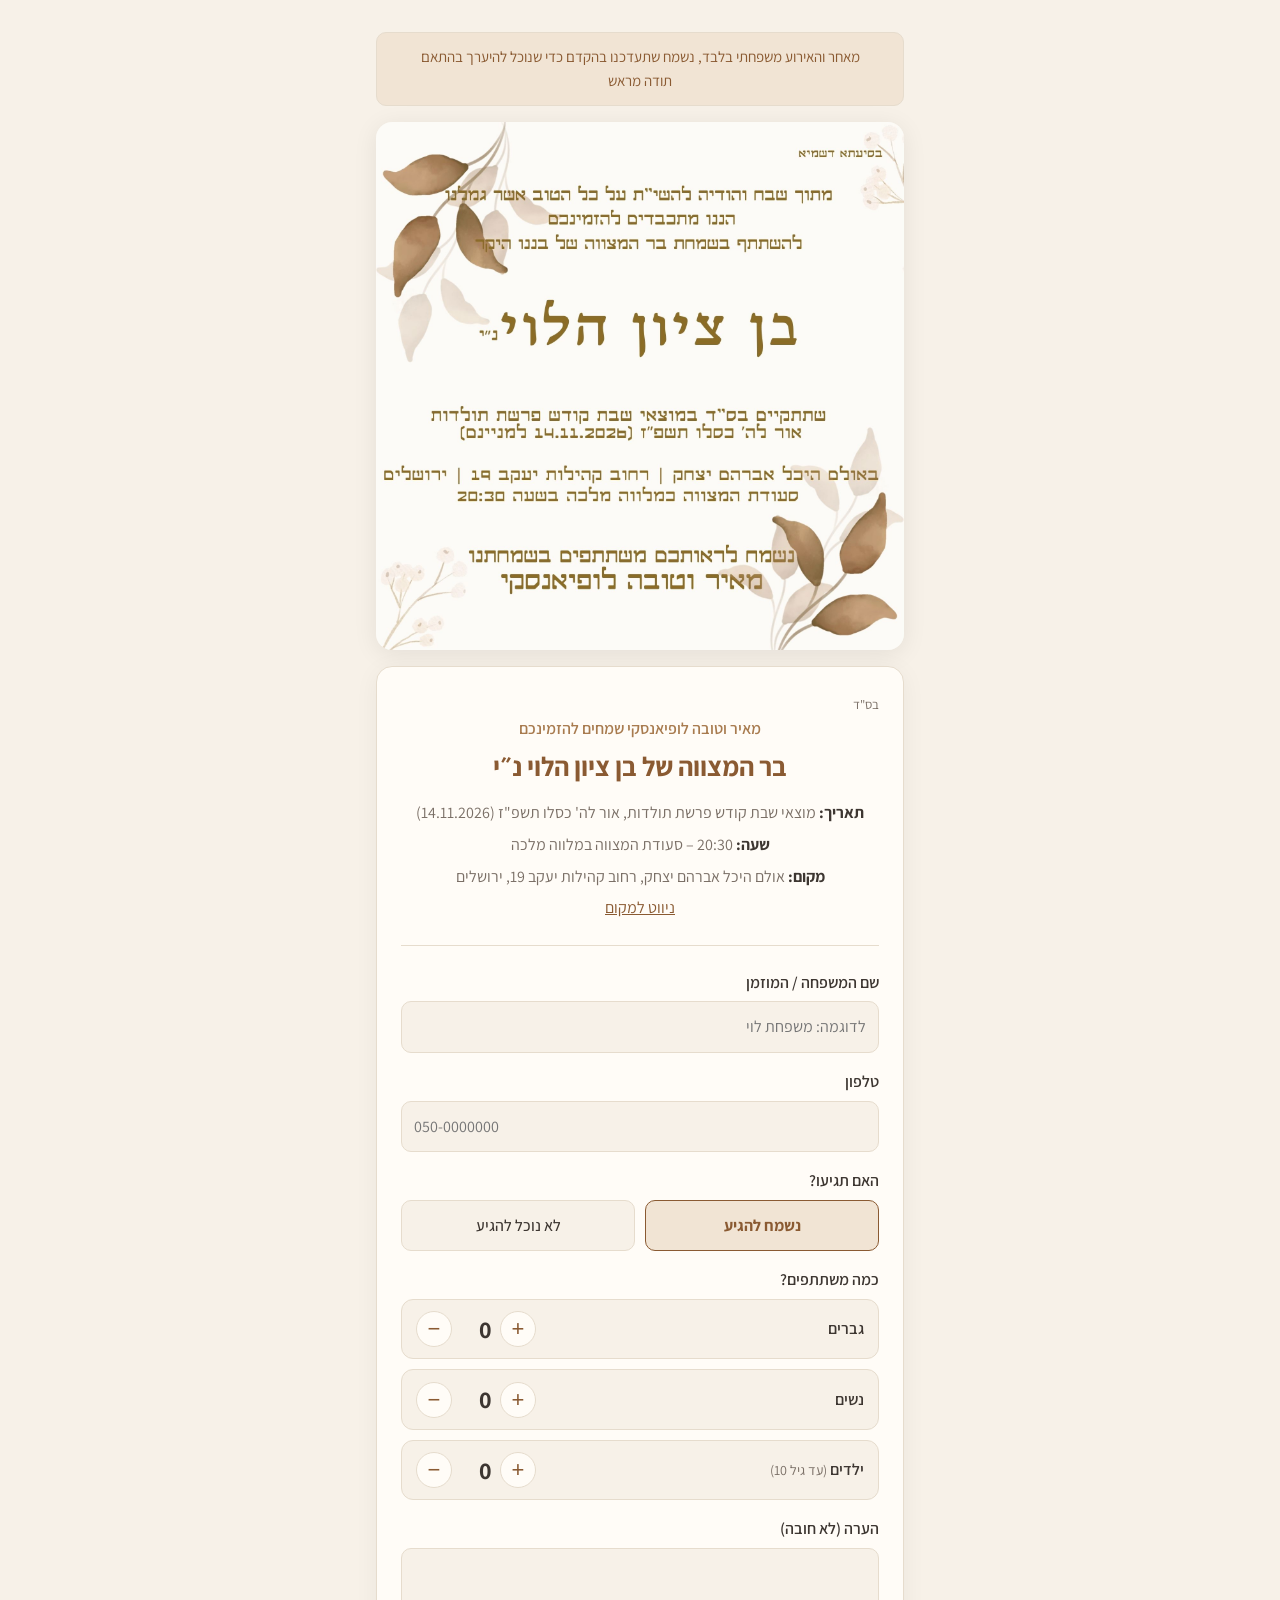
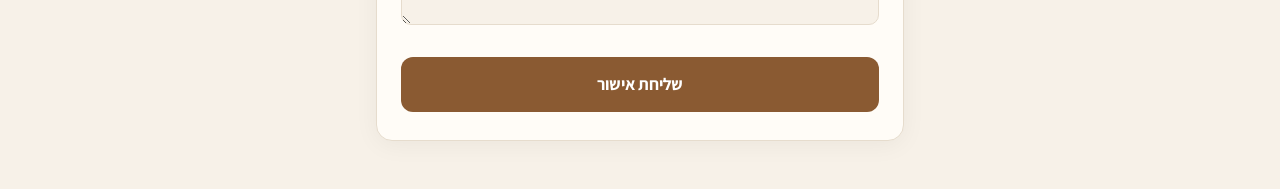
<file: index.html>
<!doctype html>
<html lang="he" dir="rtl">
<head>
  <meta charset="utf-8">
  <meta name="viewport" content="width=device-width, initial-scale=1">
  <title>אישור הגעה</title>
  <link rel="preconnect" href="https://fonts.googleapis.com">
  <link href="https://fonts.googleapis.com/css2?family=Assistant:wght@400;600;700;800&display=swap" rel="stylesheet">
  <link rel="stylesheet" href="style.css">
  <meta property="og:type" content="website">
  <meta property="og:title" content="אישור הגעה – בר המצווה של בן ציון הלוי נ״י">
  <meta property="og:description" content="נשמח לראותכם משתתפים בשמחתנו. לאישור הגעה לחצו כאן">
  <meta property="og:url" content="https://meanochi.github.io/event-rsvp/">
  <meta property="og:image" content="https://meanochi.github.io/event-rsvp/invitation.jpg?v=4">
  <meta property="og:image:width" content="1654">
  <meta property="og:image:height" content="1654">
  <script src="config.js"></script>
</head>
<body>
<main class="wrap">
  <p class="family-note top">מאחר והאירוע משפחתי בלבד, נשמח שתעדכנו בהקדם כדי שנוכל להיערך בהתאם<br>תודה מראש</p>
  <a id="inviteLink" href="invitation.jpg?v=4" target="_blank" rel="noopener" title="לחצו להגדלה">
    <img id="invite" class="invite" src="invitation.jpg?v=4" width="1654" height="1654" alt="הזמנה לשמחת בר המצווה של בן ציון הלוי נ״י">
  </a>
  <div class="card">
    <div class="header">
      <div class="bsd">בס"ד</div>
      <div class="hosts" id="hosts"></div>
      <h1 id="title"></h1>
      <ul class="details" id="details"></ul>
    </div>
    <hr>

    <form id="form" novalidate>
      <label for="name">שם המשפחה / המוזמן</label>
      <input type="text" id="name" name="name" required autocomplete="name" placeholder="לדוגמה: משפחת לוי">

      <label for="phone">טלפון</label>
      <input type="tel" id="phone" name="phone" required autocomplete="tel" inputmode="tel" placeholder="050-0000000">

      <label>האם תגיעו?</label>
      <div class="choice">
        <input type="radio" id="att-yes" name="attending" value="yes" checked>
        <label for="att-yes">נשמח להגיע</label>
        <input type="radio" id="att-no" name="attending" value="no">
        <label for="att-no">לא נוכל להגיע</label>
      </div>

      <div id="countsBlock">
        <label>כמה משתתפים?</label>
        <div class="counters">
          <div class="counter">
            <div class="lbl">גברים</div>
            <div class="stepper">
              <button type="button" data-target="men" data-d="1" aria-label="הוסף גבר">+</button>
              <output id="men">0</output>
              <button type="button" data-target="men" data-d="-1" aria-label="הפחת גבר">−</button>
            </div>
          </div>
          <div class="counter">
            <div class="lbl">נשים</div>
            <div class="stepper">
              <button type="button" data-target="women" data-d="1" aria-label="הוסף אישה">+</button>
              <output id="women">0</output>
              <button type="button" data-target="women" data-d="-1" aria-label="הפחת אישה">−</button>
            </div>
          </div>
          <div class="counter">
            <div class="lbl">ילדים <span class="sub">(עד גיל 10)</span></div>
            <div class="stepper">
              <button type="button" data-target="kids" data-d="1" aria-label="הוסף ילד">+</button>
              <output id="kids">0</output>
              <button type="button" data-target="kids" data-d="-1" aria-label="הפחת ילד">−</button>
            </div>
          </div>
        </div>
      </div>

      <label for="note">הערה (לא חובה)</label>
      <textarea id="note" name="note" rows="2"></textarea>

      <button class="btn" type="submit" id="submit">שליחת אישור</button>
      <div class="msg" id="msg"></div>
    </form>

    <div class="thanks hidden" id="thanks">
      <h2>תודה רבה!</h2>
      <p id="thanksText"></p>
      <p class="muted">אפשר לעדכן בכל עת – פשוט ממלאים שוב עם אותו מספר טלפון.</p>
      <button class="btn secondary" type="button" id="again">עדכון התשובה</button>
    </div>
  </div>
</main>

<script>
(function () {
  const C = window.EVENT_CONFIG;
  const $ = (id) => document.getElementById(id);
  document.title = "אישור הגעה – " + C.title;
  $("title").textContent = C.title;
  if (!C.invitationImage) $("inviteLink").classList.add("hidden");
  $("hosts").textContent = C.hosts ? C.hosts + " שמחים להזמינכם" : "";
  const d = [];
  if (C.date) d.push(["תאריך", C.date]);
  if (C.time) d.push(["שעה", C.time]);
  if (C.location) d.push(["מקום", C.location]);
  if (C.rsvpDeadline) d.push(["נא לאשר עד", C.rsvpDeadline]);
  d.forEach(([k, v]) => {
    const li = document.createElement("li");
    li.innerHTML = "<b></b> ";
    li.firstChild.textContent = k + ":";
    li.appendChild(document.createTextNode(v));
    $("details").appendChild(li);
  });
  if (C.mapsLink) {
    const li = document.createElement("li");
    const a = document.createElement("a");
    a.href = C.mapsLink; a.target = "_blank"; a.rel = "noopener"; a.textContent = "ניווט למקום";
    li.appendChild(a); $("details").appendChild(li);
  }

  // Prefill from personal invite link: ?name=...
  const qs = new URLSearchParams(location.search);
  if (qs.get("name")) $("name").value = qs.get("name");
  if (qs.get("phone")) $("phone").value = qs.get("phone");

  const counts = { men: 0, women: 0, kids: 0 };
  document.querySelectorAll(".stepper button").forEach((b) => {
    b.addEventListener("click", () => {
      const t = b.dataset.target;
      counts[t] = Math.max(0, Math.min(50, counts[t] + Number(b.dataset.d)));
      $(t).textContent = counts[t];
    });
  });

  const syncAttending = () => {
    const yes = document.querySelector("input[name=attending]:checked").value === "yes";
    $("countsBlock").classList.toggle("hidden", !yes);
  };
  document.querySelectorAll("input[name=attending]").forEach((r) => r.addEventListener("change", syncAttending));

  const showMsg = (text, type) => { const m = $("msg"); m.textContent = text; m.className = "msg " + type; };

  $("form").addEventListener("submit", async (e) => {
    e.preventDefault();
    const attending = document.querySelector("input[name=attending]:checked").value;
    const name = $("name").value.trim();
    const phone = $("phone").value.replace(/[^\d+]/g, "");
    if (!name) return showMsg("נא למלא שם", "err");
    if (phone.length < 9) return showMsg("נא למלא מספר טלפון תקין", "err");
    if (attending === "yes" && counts.men + counts.women + counts.kids === 0)
      return showMsg("נא לציין כמה משתתפים יגיעו", "err");

    const payload = {
      name, phone, attending,
      men: attending === "yes" ? counts.men : 0,
      women: attending === "yes" ? counts.women : 0,
      kids: attending === "yes" ? counts.kids : 0,
      note: $("note").value.trim(),
    };

    if (!C.apiUrl || C.apiUrl.startsWith("PASTE_")) {
      return showMsg("המערכת עדיין לא חוברה (חסר apiUrl בקובץ config.js)", "err");
    }

    $("submit").disabled = true; showMsg("שולח...", "ok");
    try {
      const res = await fetch(C.apiUrl, {
        method: "POST",
        headers: { "Content-Type": "text/plain;charset=utf-8" }, // avoids CORS preflight
        body: JSON.stringify(payload),
      });
      const data = await res.json();
      if (!data.ok) throw new Error(data.error || "error");
      $("form").classList.add("hidden");
      $("thanks").classList.remove("hidden");
      $("thanksText").textContent = attending === "yes"
        ? "רשמנו " + [[payload.men, "גברים", "גבר אחד"], [payload.women, "נשים", "אישה אחת"], [payload.kids, "ילדים", "ילד אחד"]]
            .filter(([n]) => n > 0).map(([n, many, one]) => (n === 1 ? one : n + " " + many))
            .join(", ").replace(/, ([^,]*)$/, (m, last) => " ו" + (/^\d/.test(last) ? "-" : "") + last) + ". נשמח לראותכם!"
        : "תודה על העדכון. נשמח לשמוח יחד בשמחות.";
    } catch (err) {
      showMsg("אירעה שגיאה בשליחה, נא לנסות שוב", "err");
    } finally {
      $("submit").disabled = false;
    }
  });

  $("again").addEventListener("click", () => {
    $("thanks").classList.add("hidden");
    $("form").classList.remove("hidden");
    $("msg").className = "msg";
  });
})();
</script>
</body>
</html>
</file>
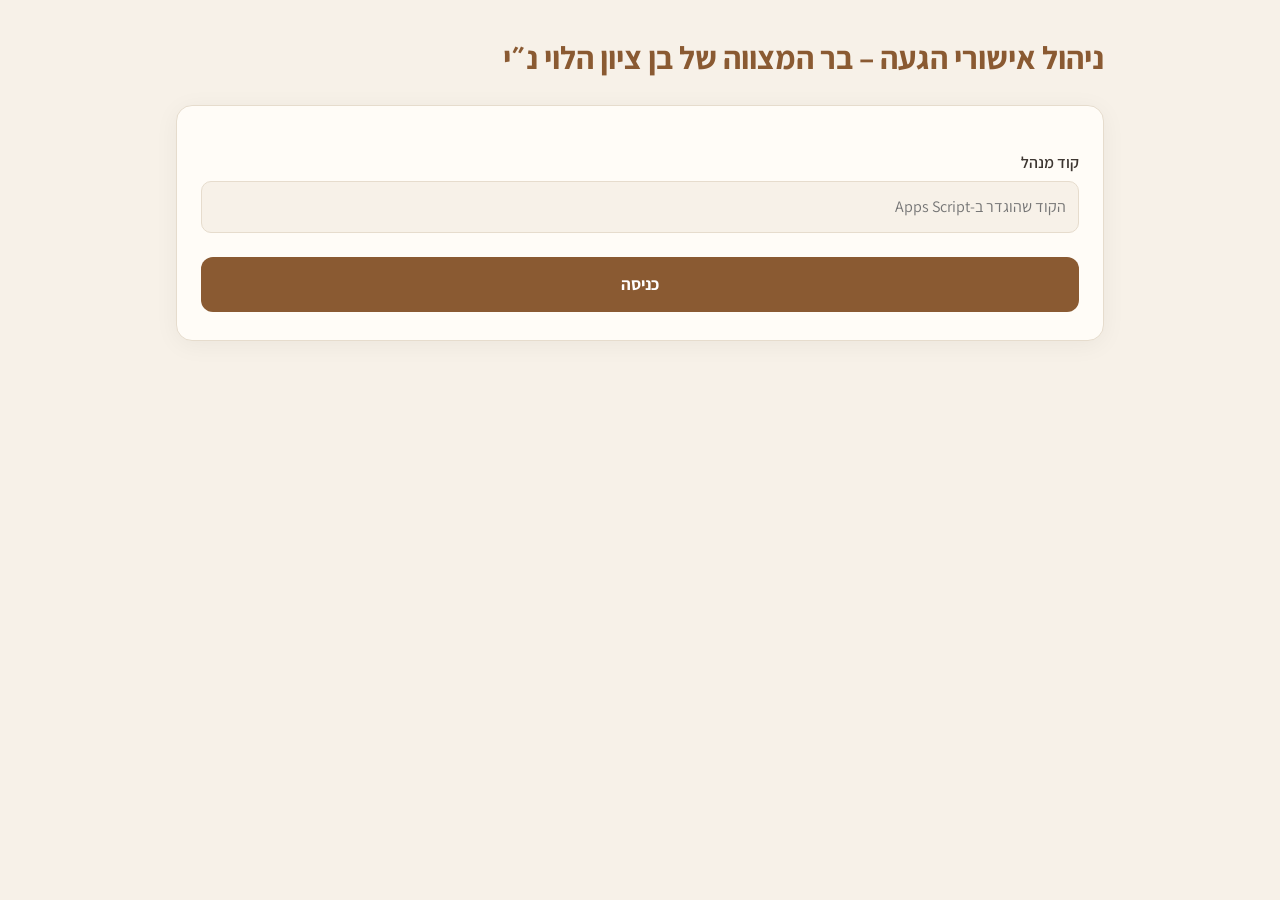
<file: admin.html>
<!doctype html>
<html lang="he" dir="rtl">
<head>
  <meta charset="utf-8">
  <meta name="viewport" content="width=device-width, initial-scale=1">
  <meta name="robots" content="noindex">
  <title>ניהול אישורי הגעה</title>
  <link rel="preconnect" href="https://fonts.googleapis.com">
  <link href="https://fonts.googleapis.com/css2?family=Assistant:wght@400;600;700;800&display=swap" rel="stylesheet">
  <link rel="stylesheet" href="style.css">
  <script src="config.js"></script>
</head>
<body>
<main class="wrap wide">
  <h1 id="title" style="color:var(--accent);margin-top:0">ניהול אישורי הגעה</h1>

  <div class="card" id="login">
    <label for="key">קוד מנהל</label>
    <input type="text" id="key" autocomplete="off" placeholder="הקוד שהוגדר ב-Apps Script">
    <button class="btn" id="enter">כניסה</button>
    <div class="msg" id="loginMsg"></div>
  </div>

  <section id="panel" class="hidden">
    <div class="stats">
      <div class="stat"><div class="n" id="sMen">0</div><div class="t">גברים מגיעים</div></div>
      <div class="stat"><div class="n" id="sWomen">0</div><div class="t">נשים מגיעות</div></div>
      <div class="stat"><div class="n" id="sKids">0</div><div class="t">ילדים (עד גיל 10)</div></div>
      <div class="stat"><div class="n" id="sTotal">0</div><div class="t">סה"כ משתתפים</div></div>
      <div class="stat"><div class="n" id="sYes">0</div><div class="t">משפחות מאשרות</div></div>
      <div class="stat"><div class="n" id="sNo">0</div><div class="t">לא מגיעים</div></div>
    </div>
    <div class="toolbar">
      <button class="btn" id="refresh">רענון</button>
      <button class="btn secondary" id="csv">הורדה לאקסל (CSV)</button>
      <button class="btn secondary" id="logout">יציאה</button>
    </div>
    <div class="table-wrap">
      <table>
        <thead><tr><th>שם</th><th>טלפון</th><th>סטטוס</th><th>גברים</th><th>נשים</th><th>ילדים</th><th>הערה</th><th>עודכן</th></tr></thead>
        <tbody id="rows"></tbody>
      </table>
    </div>
    <p class="muted" id="updated"></p>
  </section>
</main>
<script>
(function () {
  const C = window.EVENT_CONFIG;
  const $ = (id) => document.getElementById(id);
  $("title").textContent = "ניהול אישורי הגעה – " + C.title;
  let rows = [];
  const store = {
    get() { try { return sessionStorage.getItem("rsvpKey") || ""; } catch { return ""; } },
    set(v) { try { v ? sessionStorage.setItem("rsvpKey", v) : sessionStorage.removeItem("rsvpKey"); } catch {} },
  };

  async function load(key) {
    const url = C.apiUrl + "?action=list&key=" + encodeURIComponent(key);
    const res = await fetch(url);
    const data = await res.json();
    if (!data.ok) throw new Error(data.error || "error");
    return data.rows;
  }

  function render() {
    const yes = rows.filter((r) => r.attending === "yes");
    const men = yes.reduce((s, r) => s + Number(r.men || 0), 0);
    const women = yes.reduce((s, r) => s + Number(r.women || 0), 0);
    const kids = yes.reduce((s, r) => s + Number(r.kids || 0), 0);
    $("sMen").textContent = men;
    $("sWomen").textContent = women;
    $("sKids").textContent = kids;
    $("sTotal").textContent = men + women + kids;
    $("sYes").textContent = yes.length;
    $("sNo").textContent = rows.length - yes.length;
    const tb = $("rows"); tb.innerHTML = "";
    rows.forEach((r) => {
      const tr = document.createElement("tr");
      const cells = [
        r.name, r.phone, null,
        r.attending === "yes" ? r.men : "–",
        r.attending === "yes" ? r.women : "–",
        r.attending === "yes" ? (r.kids || 0) : "–",
        r.note || "", r.updated ? new Date(r.updated).toLocaleString("he-IL") : "",
      ];
      cells.forEach((v, i) => {
        const td = document.createElement("td");
        if (i === 2) {
          const s = document.createElement("span");
          s.className = "tag " + (r.attending === "yes" ? "yes" : "no");
          s.textContent = r.attending === "yes" ? "מגיעים" : "לא מגיעים";
          td.appendChild(s);
        } else td.textContent = v;
        if (i >= 3 && i <= 5) td.className = "num";
        tr.appendChild(td);
      });
      tb.appendChild(tr);
    });
    $("updated").textContent = "עודכן: " + new Date().toLocaleTimeString("he-IL");
  }

  async function enter(key) {
    const m = $("loginMsg");
    m.className = "msg ok"; m.textContent = "טוען...";
    try {
      rows = await load(key);
      store.set(key);
      $("login").classList.add("hidden");
      $("panel").classList.remove("hidden");
      render();
    } catch (e) {
      store.set("");
      m.className = "msg err";
      m.textContent = e.message === "unauthorized" ? "קוד שגוי" : "שגיאה בטעינת הנתונים";
    }
  }

  $("enter").addEventListener("click", () => enter($("key").value.trim()));
  $("key").addEventListener("keydown", (e) => { if (e.key === "Enter") enter($("key").value.trim()); });
  $("refresh").addEventListener("click", async () => { rows = await load(store.get()); render(); });
  $("logout").addEventListener("click", () => { store.set(""); location.reload(); });
  $("csv").addEventListener("click", () => {
    const head = ["שם", "טלפון", "מגיעים", "גברים", "נשים", "ילדים", "הערה", "עודכן"];
    const esc = (v) => '"' + String(v ?? "").replace(/"/g, '""') + '"';
    const lines = [head.map(esc).join(",")].concat(rows.map((r) =>
      [r.name, r.phone, r.attending === "yes" ? "כן" : "לא", r.men, r.women, r.kids || 0, r.note, r.updated].map(esc).join(",")));
    const blob = new Blob(["﻿" + lines.join("\n")], { type: "text/csv;charset=utf-8" });
    const a = document.createElement("a");
    a.href = URL.createObjectURL(blob); a.download = "rsvp.csv"; a.click();
  });

  if (store.get()) enter(store.get());
})();
</script>
</body>
</html>
</file>
<file: style.css>
:root {
  --bg: #f7f1e8;
  --card: #fffcf7;
  --text: #3d3631;
  --muted: #7a6f66;
  --accent: #8a5a32;
  --accent-soft: #f1e4d4;
  --gold: #a87b4f;
  --border: #e6dccd;
  --ok: #2e7d4f;
  --err: #b3261e;
}
@media (prefers-color-scheme: dark) {
  :root {
    --bg: #14161b;
    --card: #1d2027;
    --text: #eceef2;
    --muted: #a0a6b3;
    --accent: #d9a877;
    --accent-soft: #3a2e24;
    --gold: #d2b48c;
    --border: #2f333d;
    --ok: #6fcf97;
    --err: #f28b82;
  }
}
* { box-sizing: border-box; }
body {
  margin: 0;
  font-family: "Assistant", "Segoe UI", Arial, sans-serif;
  background: var(--bg);
  color: var(--text);
  line-height: 1.6;
}
.wrap { max-width: 560px; margin: 0 auto; padding: 32px 16px 48px; }
.wrap.wide { max-width: 960px; }
.card {
  background: var(--card);
  border: 1px solid var(--border);
  border-radius: 16px;
  padding: 28px 24px;
  box-shadow: 0 4px 24px rgba(0,0,0,.05);
}
.header { text-align: center; margin-bottom: 24px; }
.header .bsd { font-size: 13px; color: var(--muted); text-align: right; }
.header h1 { margin: 8px 0 4px; font-size: 27px; line-height: 1.3; color: var(--accent); }
.header .hosts { color: var(--gold); font-weight: 600; }
.details { display: grid; gap: 6px; margin: 16px 0 0; padding: 0; list-style: none; color: var(--muted); }
.details b { color: var(--text); }
hr { border: 0; border-top: 1px solid var(--border); margin: 24px 0; }
label { display: block; font-weight: 600; margin: 16px 0 6px; }
input[type=text], input[type=tel], textarea {
  width: 100%; padding: 12px; font: inherit; color: var(--text);
  background: var(--bg); border: 1px solid var(--border); border-radius: 10px;
}
input:focus, textarea:focus { outline: 2px solid var(--accent); border-color: transparent; }
.choice { display: grid; grid-template-columns: 1fr 1fr; gap: 10px; }
.choice input { position: absolute; opacity: 0; }
.choice label {
  margin: 0; text-align: center; padding: 12px; border: 1px solid var(--border);
  border-radius: 10px; cursor: pointer; font-weight: 500; background: var(--bg);
}
.choice input:checked + label { background: var(--accent-soft); border-color: var(--accent); color: var(--accent); font-weight: 700; }
.counters { display: grid; gap: 10px; }
.counter { display: flex; align-items: center; justify-content: space-between; gap: 12px; border: 1px solid var(--border); border-radius: 12px; padding: 10px 14px; background: var(--bg); }
.counter .lbl { font-weight: 600; }
.counter .lbl .sub { font-weight: 400; font-size: 14px; color: var(--muted); }
.stepper { display: flex; align-items: center; justify-content: center; gap: 8px; }
.stepper button {
  width: 36px; height: 36px; flex: none; border-radius: 50%; border: 1px solid var(--border);
  background: var(--card); color: var(--accent); font-size: 22px; cursor: pointer; line-height: 1;
}
.stepper output { font-size: 24px; font-weight: 700; min-width: 32px; }
.btn {
  display: block; width: 100%; margin-top: 24px; padding: 14px; font: inherit; font-weight: 700;
  font-size: 17px; color: #fff; background: var(--accent); border: 0; border-radius: 12px; cursor: pointer;
}
@media (prefers-color-scheme: dark) { .btn { color: #0f1a2a; } }
.btn:disabled { opacity: .6; cursor: wait; }
.family-note { margin: 24px 0 0; padding: 12px 14px; text-align: center; font-size: 15px; line-height: 1.6; color: var(--accent); background: var(--accent-soft); border-radius: 10px; }
.family-note.top { margin: 0 0 16px; border: 1px solid var(--border); }
.msg { margin-top: 16px; padding: 12px; border-radius: 10px; text-align: center; display: none; }
.msg.ok { display: block; background: color-mix(in srgb, var(--ok) 15%, transparent); color: var(--ok); }
.msg.err { display: block; background: color-mix(in srgb, var(--err) 15%, transparent); color: var(--err); }
.hidden { display: none !important; }
.invite { display: block; width: 100%; height: auto; border-radius: 16px; margin-bottom: 16px; box-shadow: 0 4px 24px rgba(0,0,0,.08); }
.thanks { text-align: center; padding: 24px 0; }
.thanks h2 { color: var(--accent); }
.muted { color: var(--muted); font-size: 14px; }
a { color: var(--accent); }

/* admin */
.stats { display: grid; grid-template-columns: repeat(auto-fit, minmax(140px, 1fr)); gap: 12px; margin-bottom: 24px; }
.stat { background: var(--card); border: 1px solid var(--border); border-radius: 14px; padding: 16px; text-align: center; }
.stat .n { font-size: 34px; font-weight: 800; color: var(--accent); font-variant-numeric: tabular-nums; }
.stat .t { color: var(--muted); font-size: 14px; }
.table-wrap { overflow-x: auto; }
table { width: 100%; border-collapse: collapse; background: var(--card); border-radius: 12px; overflow: hidden; }
th, td { padding: 10px 12px; border-bottom: 1px solid var(--border); text-align: right; white-space: nowrap; }
th { background: var(--accent-soft); font-size: 14px; }
td.num { font-variant-numeric: tabular-nums; text-align: center; }
.tag { padding: 2px 10px; border-radius: 99px; font-size: 13px; }
.tag.yes { background: color-mix(in srgb, var(--ok) 15%, transparent); color: var(--ok); }
.tag.no { background: color-mix(in srgb, var(--err) 15%, transparent); color: var(--err); }
.toolbar { display: flex; gap: 8px; flex-wrap: wrap; margin-bottom: 16px; }
.toolbar .btn { width: auto; margin: 0; padding: 10px 18px; font-size: 15px; }
.btn.secondary { background: transparent; color: var(--accent); border: 1px solid var(--accent); }
</file>
